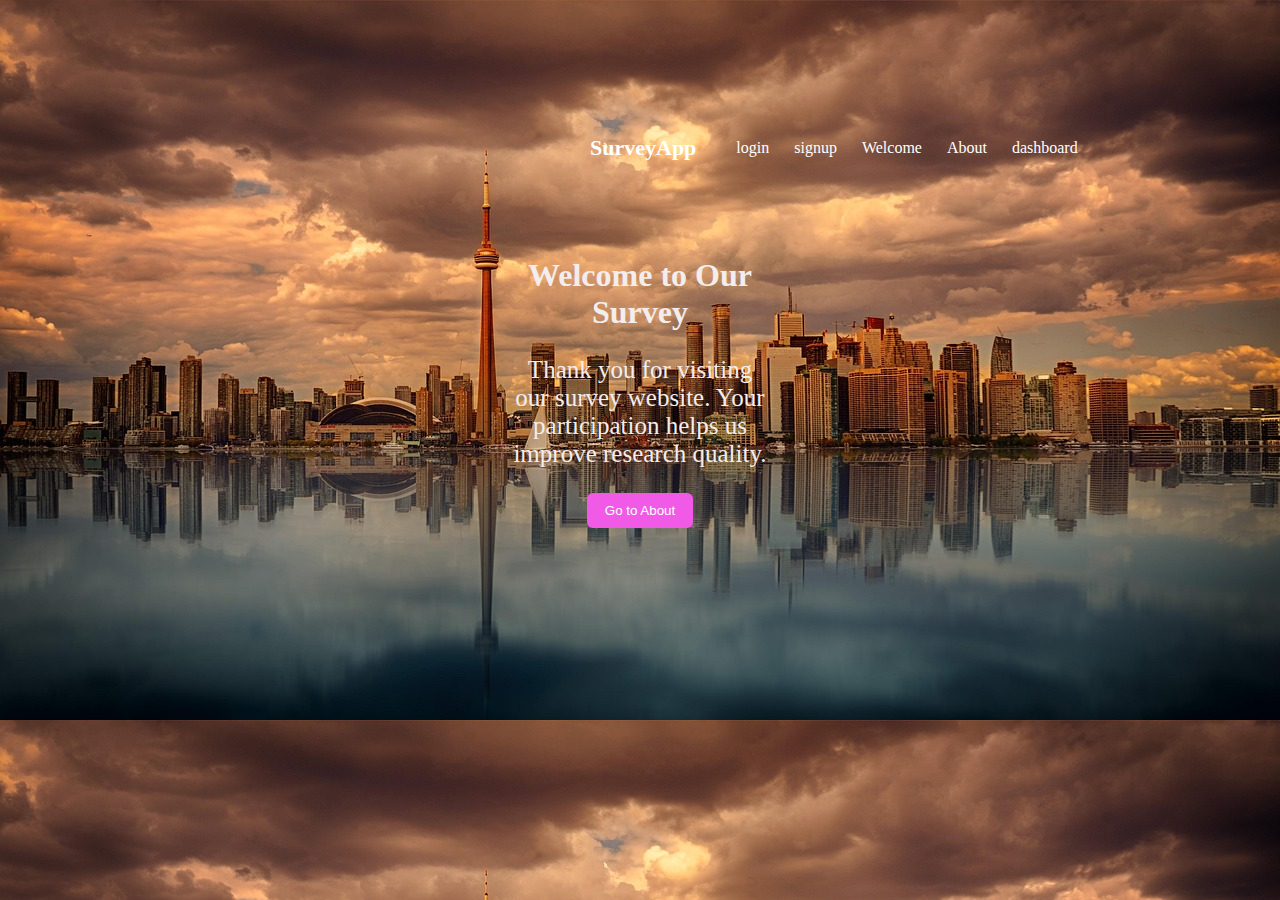
<file: index.html>
<!DOCTYPE html>
<html lang="en">
<head>
<meta charset="UTF-8" />
<meta name="viewport" content="width=device-width, initial-scale=1.0" />
<title>Survey | Welcome & About</title>
<link rel="stylesheet" href="welcome about.css" />
</head>
<body>


<!-- Navigation -->
<nav class="navbar">

<div class="logo">SurveyApp</div>
      <ul class="menu">
<li><a href="login.html">login</a></li>
<li><a href="signup.html">signup</a></li>
<li><a onclick="showPage('welcome')">Welcome</a></li>
<li><a onclick="showPage('about')">About</a></li>
<li><a href="dashboard.html">dashboard</a></li>
      </ul>
</div>
</nav>


<!-- Welcome Page -->
<section id="welcome" class="page active">
<h1>Welcome to Our Survey</h1>
<p>
Thank you for visiting our survey website.
Your participation helps us improve research quality.
</p>
<button onclick="showPage('about')">Go to About</button>
</section>


<!-- About Page -->
<section id="about" class="page">
<h1><b>About This Survey</b></h1>
<p><b>
This survey is conducted for academic purposes only.
All responses are confidential and used for research analysis.</b>
</p>
 <form action="dashboard.html">
  <button onclick="dashboard()">dashboard</button>
</form>
</section>


<script src="welcome about.js"></script>
</body>
</html>
</file>
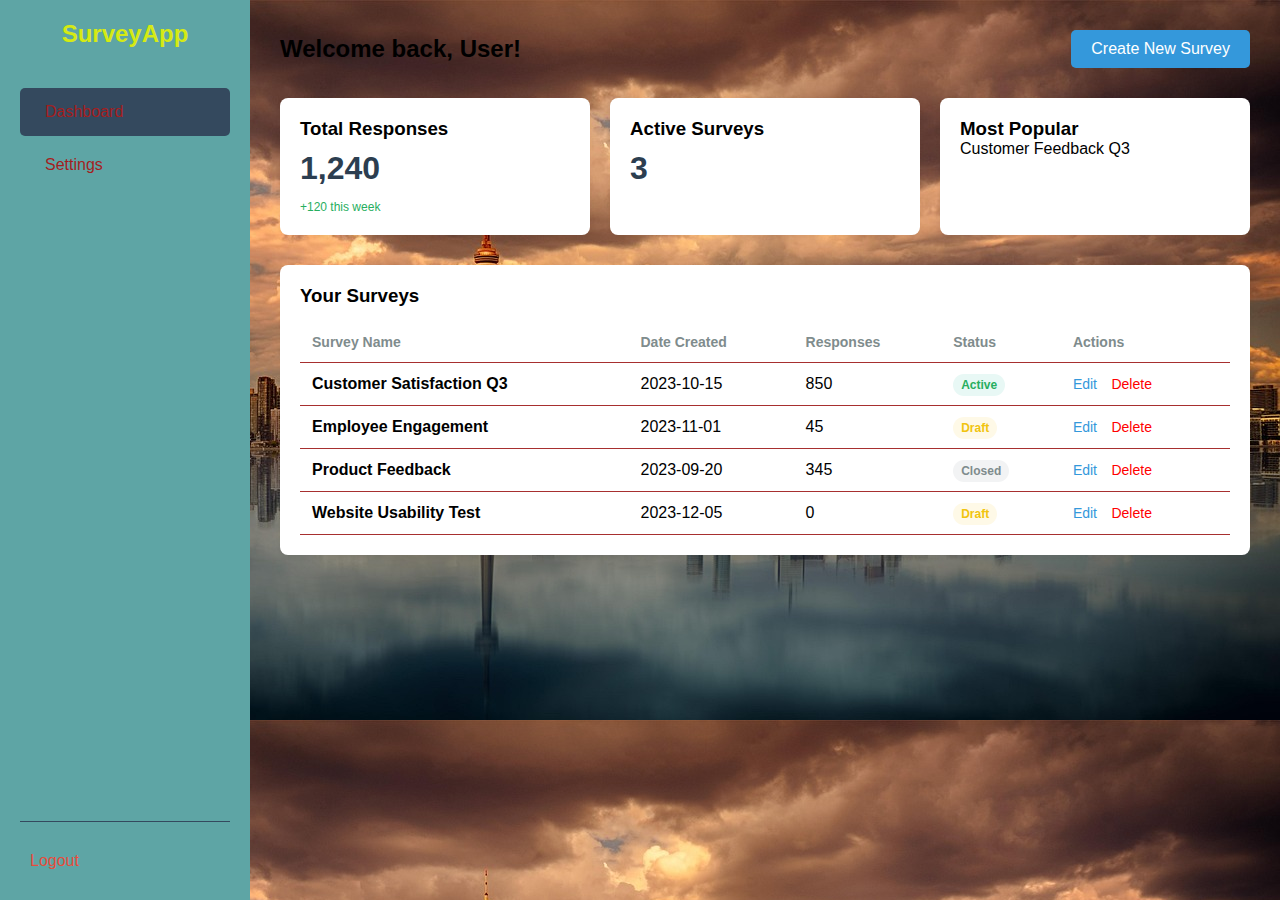
<file: dashboard.html>
<!DOCTYPE html>
<html lang="en">
<head>
    <meta charset="UTF-8">
    <meta name="viewport" content="width=device-width, initial-scale=1.0">
    <title>User Dashboard - SurveyApp</title>
    <link rel="stylesheet" href="dashboard.css">
   
</head>
<body>

    <div class="dashboard-container">
        <aside class="sidebar">
            <div class="logo">SurveyApp</div>
            <nav>
                <ul>
                    <li class="active" onclick="switchTab('home')">
                        <i class="fas fa-home"></i> Dashboard
                    </li>
                    <li onclick="switchTab('settings')">
                        <i class="fas fa-cog"></i> Settings
                    </li>
                </ul>
            </nav>
            <div class="logout">
                <a href="#"><i class="fas fa-sign-out-alt"></i> Logout</a>
            </div>
        </aside>

        <main class="main-content">
            
            <header>
                <h2>Welcome back, User!</h2>
                <button class="btn-primary" onclick="createNewSurvey()">
                    <i class="fas fa-plus"></i> Create New Survey
                </button>
            </header>

            <div id="home-tab" class="tab-content active">
                
                <div class="stats-grid">
                    <div class="stat-card">
                        <h3>Total Responses</h3>
                        <p class="stat-number">1,240</p>
                        <span class="stat-sub">+120 this week</span>
                    </div>
                    <div class="stat-card">
                        <h3>Active Surveys</h3>
                        <p class="stat-number">3</p>
                    </div>
                    <div class="stat-card">
                        <h3>Most Popular</h3>
                        <p class="stat-title">Customer Feedback Q3</p>
                    </div>
                </div>

                <div class="table-container">
                    <h3>Your Surveys</h3>
                    <table>
                        <thead>
                            <tr>
                                <th>Survey Name</th>
                                <th>Date Created</th>
                                <th>Responses</th>
                                <th>Status</th>
                                <th>Actions</th>
                            </tr>
                        </thead>
                        <tbody id="survey-table-body">
                            </tbody>
                    </table>
                </div>
            </div>

            <div id="settings-tab" class="tab-content" style="display: none;">
                <h3>Account Settings</h3>
                
                <div class="settings-grid">
                    <div class="card settings-card">
                        <h4>Profile & Security</h4>
                        <form id="profile-form">
                            <div class="form-group">
                                <label>Email Address</label>
                                <input type="email" value="user@example.com">
                            </div>
                            <div class="form-group">
                                <label>New Password</label>
                                <input type="password" placeholder="Leave blank to keep current">
                            </div>
                            <button type="submit" class="btn-secondary">Update Profile</button>
                        </form>
                    </div>

                    <div class="card settings-card">
                        <h4>Branding</h4>
                        <p>Upload a logo to display on your surveys.</p>
                        <div class="upload-box">
                            <input type="file" id="logo-upload" accept="image/*">
                            <div class="preview-area" id="logo-preview">
                                <span>No logo uploaded</span>
                            </div>
                        </div>
                        <button class="btn-secondary" onclick="saveBranding()">Save Branding</button>
                    </div>
                </div>
            </div>

        </main>
    </div>

    <script src="dashboard.js"></script>
</body>
</html>
</file>
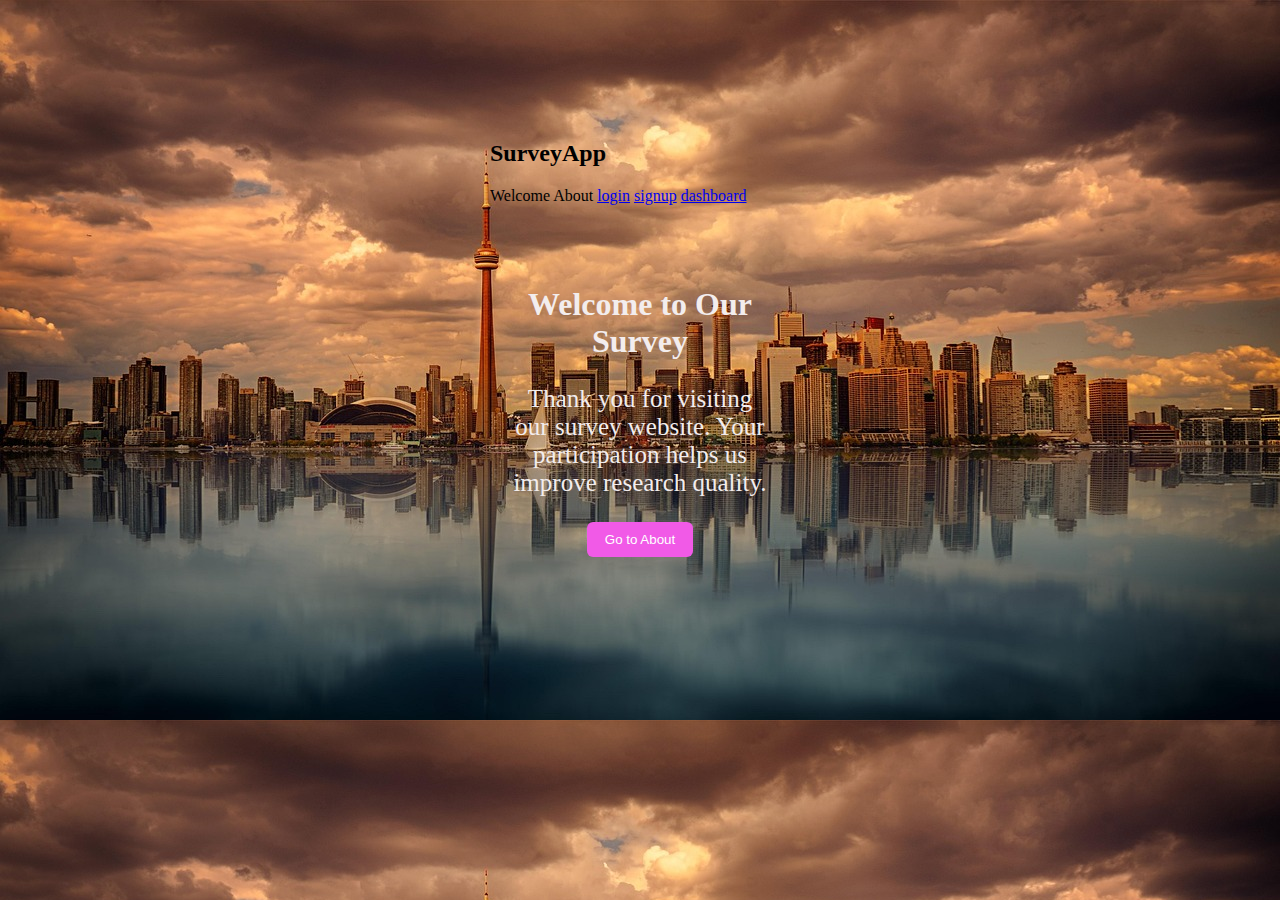
<file: wlcome about.html>
<!DOCTYPE html>
<html lang="en">
<head>
<meta charset="UTF-8" />
<meta name="viewport" content="width=device-width, initial-scale=1.0" />
<title>Survey | Welcome & About</title>
<link rel="stylesheet" href="welcome about.css" />
</head>
<body>


<!-- Navigation -->
<nav>
<h2>SurveyApp</h2>
<div>
<a onclick="showPage('welcome')">Welcome</a>
<a onclick="showPage('about')">About</a>
<a href="login.html">login</a>
<a href="signup.html">signup</a>
<a href="dashboard.html">dashboard</a>
</div>
</nav>


<!-- Welcome Page -->
<section id="welcome" class="page active">
<h1>Welcome to Our Survey</h1>
<p>
Thank you for visiting our survey website.
Your participation helps us improve research quality.
</p>
<button onclick="showPage('about')">Go to About</button>
</section>


<!-- About Page -->
<section id="about" class="page">
<h1>About This Survey</h1>
<p>
This survey is conducted for academic purposes only.
All responses are confidential and used for research analysis.
</p>
 <form action="dashboard.html">
  <button onclick="dashboard()">dashboard</button>
</form>
</section>


<script src="welcome about.js"></script>
</body>
</html>
</file>
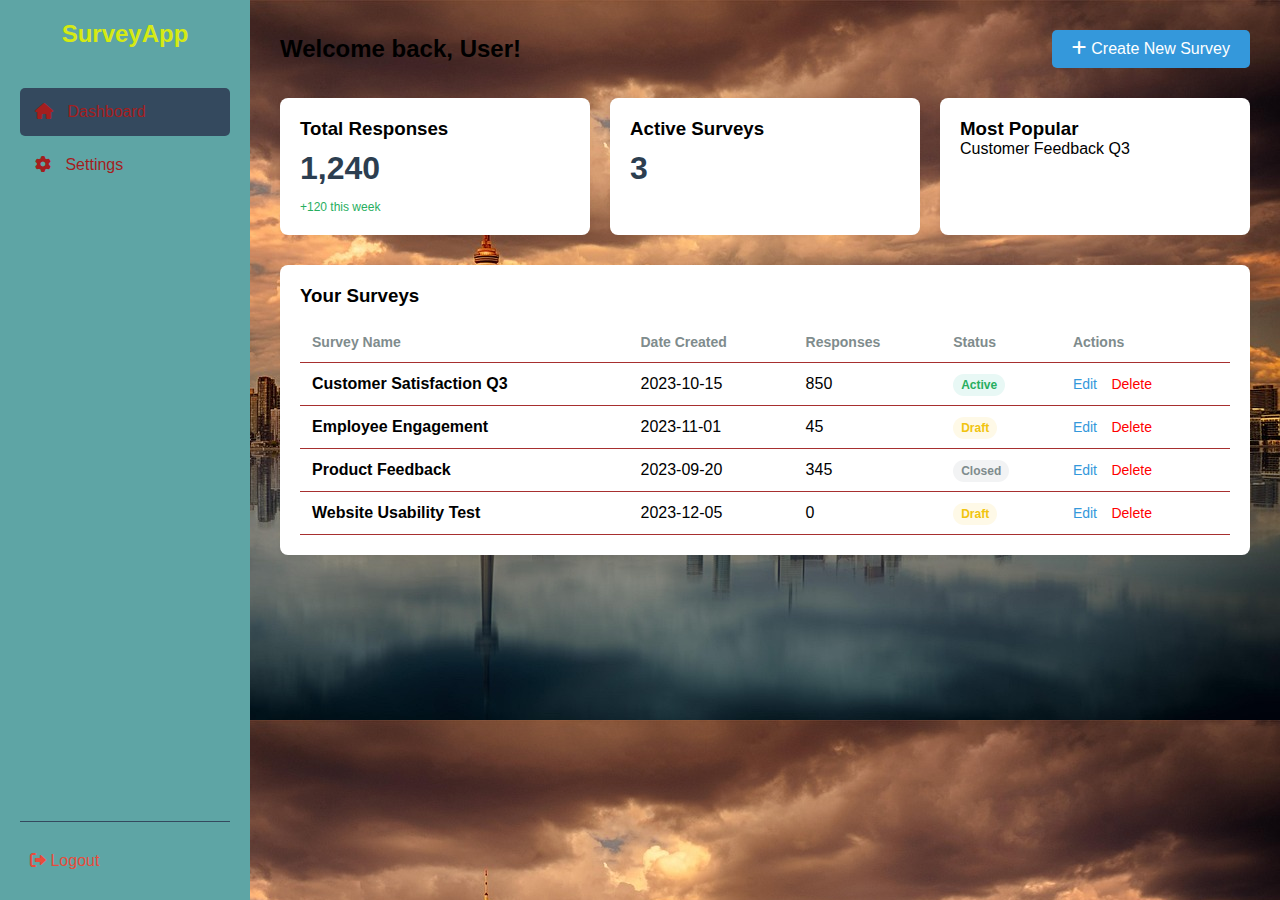
<file: login page/dashboard.html>
<!DOCTYPE html>
<html lang="en">
<head>
    <meta charset="UTF-8">
    <meta name="viewport" content="width=device-width, initial-scale=1.0">
    <title>User Dashboard - SurveyApp</title>
    <link rel="stylesheet" href="dashboard.css">
    <link rel="stylesheet" href="https://cdnjs.cloudflare.com/ajax/libs/font-awesome/6.0.0/css/all.min.css">
</head>
<body>

    <div class="dashboard-container">
        <aside class="sidebar">
            <div class="logo">SurveyApp</div>
            <nav>
                <ul>
                    <li class="active" onclick="switchTab('home')">
                        <i class="fas fa-home"></i> Dashboard
                    </li>
                    <li onclick="switchTab('settings')">
                        <i class="fas fa-cog"></i> Settings
                    </li>
                </ul>
            </nav>
            <div class="logout">
                <a href="#"><i class="fas fa-sign-out-alt"></i> Logout</a>
            </div>
        </aside>

        <main class="main-content">
            
            <header>
                <h2>Welcome back, User!</h2>
                <button class="btn-primary" onclick="createNewSurvey()">
                    <i class="fas fa-plus"></i> Create New Survey
                </button>
            </header>

            <div id="home-tab" class="tab-content active">
                
                <div class="stats-grid">
                    <div class="stat-card">
                        <h3>Total Responses</h3>
                        <p class="stat-number">1,240</p>
                        <span class="stat-sub">+120 this week</span>
                    </div>
                    <div class="stat-card">
                        <h3>Active Surveys</h3>
                        <p class="stat-number">3</p>
                    </div>
                    <div class="stat-card">
                        <h3>Most Popular</h3>
                        <p class="stat-title">Customer Feedback Q3</p>
                    </div>
                </div>

                <div class="table-container">
                    <h3>Your Surveys</h3>
                    <table>
                        <thead>
                            <tr>
                                <th>Survey Name</th>
                                <th>Date Created</th>
                                <th>Responses</th>
                                <th>Status</th>
                                <th>Actions</th>
                            </tr>
                        </thead>
                        <tbody id="survey-table-body">
                            </tbody>
                    </table>
                </div>
            </div>

            <div id="settings-tab" class="tab-content" style="display: none;">
                <h3>Account Settings</h3>
                
                <div class="settings-grid">
                    <div class="card settings-card">
                        <h4>Profile & Security</h4>
                        <form id="profile-form">
                            <div class="form-group">
                                <label>Email Address</label>
                                <input type="email" value="user@example.com">
                            </div>
                            <div class="form-group">
                                <label>New Password</label>
                                <input type="password" placeholder="Leave blank to keep current">
                            </div>
                            <button type="submit" class="btn-secondary">Update Profile</button>
                        </form>
                    </div>

                    <div class="card settings-card">
                        <h4>Branding</h4>
                        <p>Upload a logo to display on your surveys.</p>
                        <div class="upload-box">
                            <input type="file" id="logo-upload" accept="image/*">
                            <div class="preview-area" id="logo-preview">
                                <span>No logo uploaded</span>
                            </div>
                        </div>
                        <button class="btn-secondary" onclick="saveBranding()">Save Branding</button>
                    </div>
                </div>
            </div>

        </main>
    </div>

    <script src="dashboard.js"></script>
</body>
</html>
</file>
<file: welcome about.css>
/* welcome about.css */
.navbar {
  display: flex;
  justify-content: space-between;
  align-items: center;
  padding: 1% 100px;
  
}
.logo {
  color: #fff;
  font-size: 22px;
  font-weight: bold;
}
.menu {
  list-style: none;
  display: flex;
  gap: 25px;
}

.menu li a {
  color: #fff;
  text-decoration: none;
  font-size: 16px;
  position: relative;
  padding: 50px 0;
}
.menu li a::after {
  content: "";
  position: absolute;
  left: 0;
  bottom: 0;
  width: 0%;
  height: 2px;
  background: #010607;
  transition: 0.3s;
}


.menu li a:hover {
  color: #e3d8df;
}
body {
   background-image: url("image2.jpeg");
         width: 300px;
        background:(201, 49, 49);
         margin: 100px auto;
         padding: 20px;}







.page {
display: none;
padding: 60px 20px;
max-width: 800px;
margin: auto;
text-align: center;
}


.page.active {
display: block;
color: #f3eded;
}


h1 {
margin-bottom: 15px;
}


p {
font-size: 25px;
margin-bottom: 25px;
}


button {
padding: 10px 18px;
background: #f15ae7;
color: #fff;
border: none;
border-radius: 6px;
cursor: pointer;
}


button:hover {
background: #1d4ed8;
}
</file>
<file: dashboard.css>
/* RESET & BASE STYLES */
* {
    margin: 0;
    padding: 0;
    box-sizing: border-box;
    font-family: 'Segoe UI', Tahoma, Geneva, Verdana, sans-serif;
}

body {
   background-image: url("image2.jpeg");
}
    

  
/* LAYOUT */
.dashboard-container {
    display: flex;
    min-height: 100vh;
}

/* SIDEBAR */
.sidebar {
    width: 250px;
    background-color: #5ea5a5;
    color: rgb(164, 30, 30);
    display: flex;
    flex-direction: column;
    padding: 20px;
}

.sidebar .logo {
    font-size: 24px;
    font-weight: bold;
    margin-bottom: 40px;
    text-align: center;
    color: #d5ea13;
}

.sidebar nav ul {
    list-style: none;
}

.sidebar nav li {
    padding: 15px;
    cursor: pointer;
    border-radius: 5px;
    transition: background 0.3s;
    margin-bottom: 5px;
}

.sidebar nav li:hover, .sidebar nav li.active {
    background-color: #34495e;
}

.sidebar nav li i {
    margin-right: 10px;
}

.logout {
    margin-top: auto;
    padding-top: 20px;
    border-top: 1px solid #34495e;
}

.logout a {
    color: #e74c3c;
    text-decoration: none;
    display: block;
    padding: 10px;
}

/* MAIN CONTENT */
.main-content {
    flex: 1;
    padding: 30px;
    overflow-y: auto;
}

header {
    display: flex;
    justify-content: space-between;
    align-items: center;
    margin-bottom: 30px;
}

/* BUTTONS */
.btn-primary {
    background-color: #3498db;
    color: white;
    border: none;
    padding: 10px 20px;
    border-radius: 5px;
    cursor: pointer;
    font-size: 16px;
    transition: background 0.2s;
}

.btn-primary:hover {
    background-color: #2980b9;
}

.btn-secondary {
    background-color: #27ae60;
    color: white;
    border: none;
    padding: 8px 15px;
    border-radius: 4px;
    cursor: pointer;
    margin-top: 10px;
}

/* STATS CARDS */
.stats-grid {
    display: grid;
    grid-template-columns: repeat(auto-fit, minmax(200px, 1fr));
    gap: 20px;
    margin-bottom: 30px;
}

.stat-card {
    background: white;
    padding: 20px;
    border-radius: 8px;
    box-shadow: 0 2px 5px rgba(0,0,0,0.05);
}

.stat-number {
    font-size: 32px;
    font-weight: bold;
    color: #2c3e50;
    margin: 10px 0;
}

.stat-sub {
    font-size: 12px;
    color: #27ae60;
}

/* TABLE STYLES */
.table-container {
    background: white;
    padding: 20px;
    border-radius: 8px;
    box-shadow: 0 2px 5px rgba(0,0,0,0.05);
}

table {
    width: 100%;
    border-collapse: collapse;
    margin-top: 15px;
}

th, td {
    text-align: left;
    padding: 12px;
    border-bottom: 1px solid #a72f2f;
}

th {
    color: #7f8c8d;
    font-size: 14px;
}

/* STATUS BADGES */
.status {
    padding: 4px 8px;
    border-radius: 12px;
    font-size: 12px;
    font-weight: bold;
}
.status.active { background-color: #e8f8f5; color: #27ae60; }
.status.draft { background-color: #fef9e7; color: #f1c40f; }
.status.closed { background-color: #f2f3f4; color: #7f8c8d; }

.action-btn {
    color: #3498db;
    text-decoration: none;
    font-size: 14px;
    margin-right: 10px;
    cursor: pointer;
}

/* SETTINGS FORM STYLES */
.settings-grid {
    display: grid;
    grid-template-columns: 1fr 1fr;
    gap: 20px;
    margin-top: 20px;
}

.settings-card {
    background: white;
    padding: 25px;
    border-radius: 8px;
    box-shadow: 0 2px 5px rgba(0,0,0,0.05);
}

.form-group {
    margin-bottom: 15px;
}

.form-group label {
    display: block;
    margin-bottom: 5px;
    font-weight: 500;
}

.form-group input {
    width: 100%;
    padding: 8px;
    border: 1px solid #ddd;
    border-radius: 4px;
}

.upload-box {
    border: 2px dashed #ddd;
    padding: 20px;
    text-align: center;
    margin: 15px 0;
    border-radius: 4px;
}

.preview-area {
    margin-top: 10px;
    height: 50px;
    display: flex;
    align-items: center;
    justify-content: center;
    color: #999;
}
</file>
<file: login page/dashboard.css>
/* RESET & BASE STYLES */
* {
    margin: 0;
    padding: 0;
    box-sizing: border-box;
    font-family: 'Segoe UI', Tahoma, Geneva, Verdana, sans-serif;
}

body {
   background-image: url("image2.jpeg");
}
    

  
/* LAYOUT */
.dashboard-container {
    display: flex;
    min-height: 100vh;
}

/* SIDEBAR */
.sidebar {
    width: 250px;
    background-color: #5ea5a5;
    color: rgb(164, 30, 30);
    display: flex;
    flex-direction: column;
    padding: 20px;
}

.sidebar .logo {
    font-size: 24px;
    font-weight: bold;
    margin-bottom: 40px;
    text-align: center;
    color: #d5ea13;
}

.sidebar nav ul {
    list-style: none;
}

.sidebar nav li {
    padding: 15px;
    cursor: pointer;
    border-radius: 5px;
    transition: background 0.3s;
    margin-bottom: 5px;
}

.sidebar nav li:hover, .sidebar nav li.active {
    background-color: #34495e;
}

.sidebar nav li i {
    margin-right: 10px;
}

.logout {
    margin-top: auto;
    padding-top: 20px;
    border-top: 1px solid #34495e;
}

.logout a {
    color: #e74c3c;
    text-decoration: none;
    display: block;
    padding: 10px;
}

/* MAIN CONTENT */
.main-content {
    flex: 1;
    padding: 30px;
    overflow-y: auto;
}

header {
    display: flex;
    justify-content: space-between;
    align-items: center;
    margin-bottom: 30px;
}

/* BUTTONS */
.btn-primary {
    background-color: #3498db;
    color: white;
    border: none;
    padding: 10px 20px;
    border-radius: 5px;
    cursor: pointer;
    font-size: 16px;
    transition: background 0.2s;
}

.btn-primary:hover {
    background-color: #2980b9;
}

.btn-secondary {
    background-color: #27ae60;
    color: white;
    border: none;
    padding: 8px 15px;
    border-radius: 4px;
    cursor: pointer;
    margin-top: 10px;
}

/* STATS CARDS */
.stats-grid {
    display: grid;
    grid-template-columns: repeat(auto-fit, minmax(200px, 1fr));
    gap: 20px;
    margin-bottom: 30px;
}

.stat-card {
    background: white;
    padding: 20px;
    border-radius: 8px;
    box-shadow: 0 2px 5px rgba(0,0,0,0.05);
}

.stat-number {
    font-size: 32px;
    font-weight: bold;
    color: #2c3e50;
    margin: 10px 0;
}

.stat-sub {
    font-size: 12px;
    color: #27ae60;
}

/* TABLE STYLES */
.table-container {
    background: white;
    padding: 20px;
    border-radius: 8px;
    box-shadow: 0 2px 5px rgba(0,0,0,0.05);
}

table {
    width: 100%;
    border-collapse: collapse;
    margin-top: 15px;
}

th, td {
    text-align: left;
    padding: 12px;
    border-bottom: 1px solid #a72f2f;
}

th {
    color: #7f8c8d;
    font-size: 14px;
}

/* STATUS BADGES */
.status {
    padding: 4px 8px;
    border-radius: 12px;
    font-size: 12px;
    font-weight: bold;
}
.status.active { background-color: #e8f8f5; color: #27ae60; }
.status.draft { background-color: #fef9e7; color: #f1c40f; }
.status.closed { background-color: #f2f3f4; color: #7f8c8d; }

.action-btn {
    color: #3498db;
    text-decoration: none;
    font-size: 14px;
    margin-right: 10px;
    cursor: pointer;
}

/* SETTINGS FORM STYLES */
.settings-grid {
    display: grid;
    grid-template-columns: 1fr 1fr;
    gap: 20px;
    margin-top: 20px;
}

.settings-card {
    background: white;
    padding: 25px;
    border-radius: 8px;
    box-shadow: 0 2px 5px rgba(0,0,0,0.05);
}

.form-group {
    margin-bottom: 15px;
}

.form-group label {
    display: block;
    margin-bottom: 5px;
    font-weight: 500;
}

.form-group input {
    width: 100%;
    padding: 8px;
    border: 1px solid #ddd;
    border-radius: 4px;
}

.upload-box {
    border: 2px dashed #ddd;
    padding: 20px;
    text-align: center;
    margin: 15px 0;
    border-radius: 4px;
}

.preview-area {
    margin-top: 10px;
    height: 50px;
    display: flex;
    align-items: center;
    justify-content: center;
    color: #999;
}
</file>
